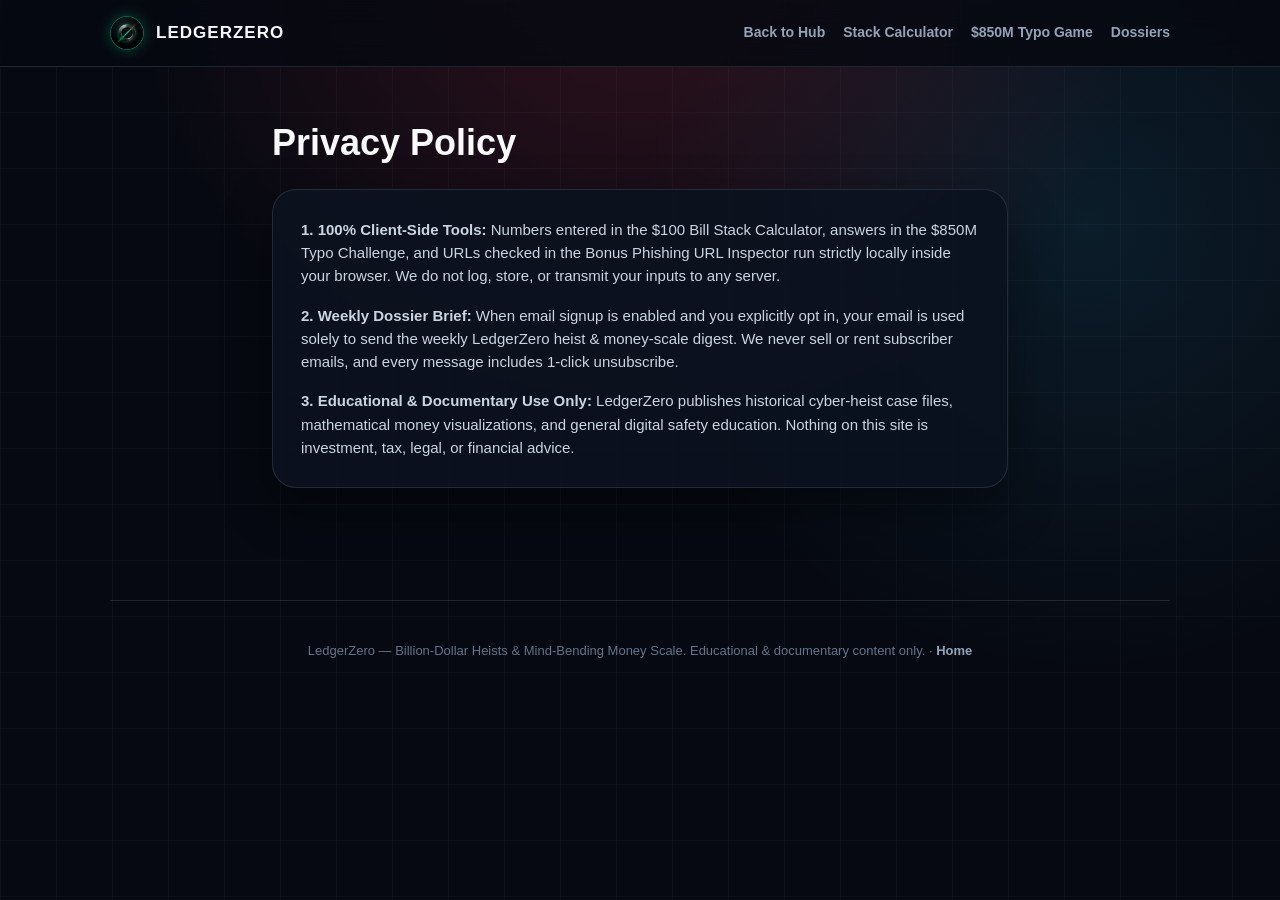
<file: privacy.html>
<!doctype html>
<html lang="en">
  <head>
    <meta charset="UTF-8" />
    <meta name="viewport" content="width=device-width, initial-scale=1.0" />
    <title>Privacy Policy | LedgerZero</title>
    <meta name="description" content="LedgerZero Privacy Policy — 100% client-side calculators, mini-games, URL inspection, zero tracking logs, and transparent email handling." />
    <link rel="icon" type="image/svg+xml" href="./favicon.svg" />
    <link rel="stylesheet" href="./styles.css" />
  </head>
  <body>
    <header class="nav">
      <div class="container nav-inner">
        <a href="./index.html" class="brand">
          <img src="./avatar.png" alt="LedgerZero" class="brand-logo" />
          <span>LEDGERZERO</span>
        </a>
        <nav class="nav-links">
          <a href="./index.html">Back to Hub</a>
          <a href="./index.html#calculator">Stack Calculator</a>
          <a href="./index.html#typo-game">$850M Typo Game</a>
          <a href="./index.html#dossiers">Dossiers</a>
        </nav>
      </div>
    </header>
    <main class="container" style="padding: 48px 22px 80px; max-width: 780px;">
      <h1 style="font-size: 36px; font-weight: 900; margin-bottom: 18px;">Privacy Policy</h1>
      <div class="panel" style="display: flex; flex-direction: column; gap: 16px; color: #cbd5e1; font-size: 15px;">
        <p><strong>1. 100% Client-Side Tools:</strong> Numbers entered in the $100 Bill Stack Calculator, answers in the $850M Typo Challenge, and URLs checked in the Bonus Phishing URL Inspector run strictly locally inside your browser. We do not log, store, or transmit your inputs to any server.</p>
        <p><strong>2. Weekly Dossier Brief:</strong> When email signup is enabled and you explicitly opt in, your email is used solely to send the weekly LedgerZero heist &amp; money-scale digest. We never sell or rent subscriber emails, and every message includes 1-click unsubscribe.</p>
        <p><strong>3. Educational &amp; Documentary Use Only:</strong> LedgerZero publishes historical cyber-heist case files, mathematical money visualizations, and general digital safety education. Nothing on this site is investment, tax, legal, or financial advice.</p>
      </div>
    </main>
    <footer class="footer container">
      <p>LedgerZero — Billion-Dollar Heists &amp; Mind-Bending Money Scale. Educational &amp; documentary content only. · <a href="./index.html" class="footer-link">Home</a></p>
    </footer>
  </body>
</html>
</file>
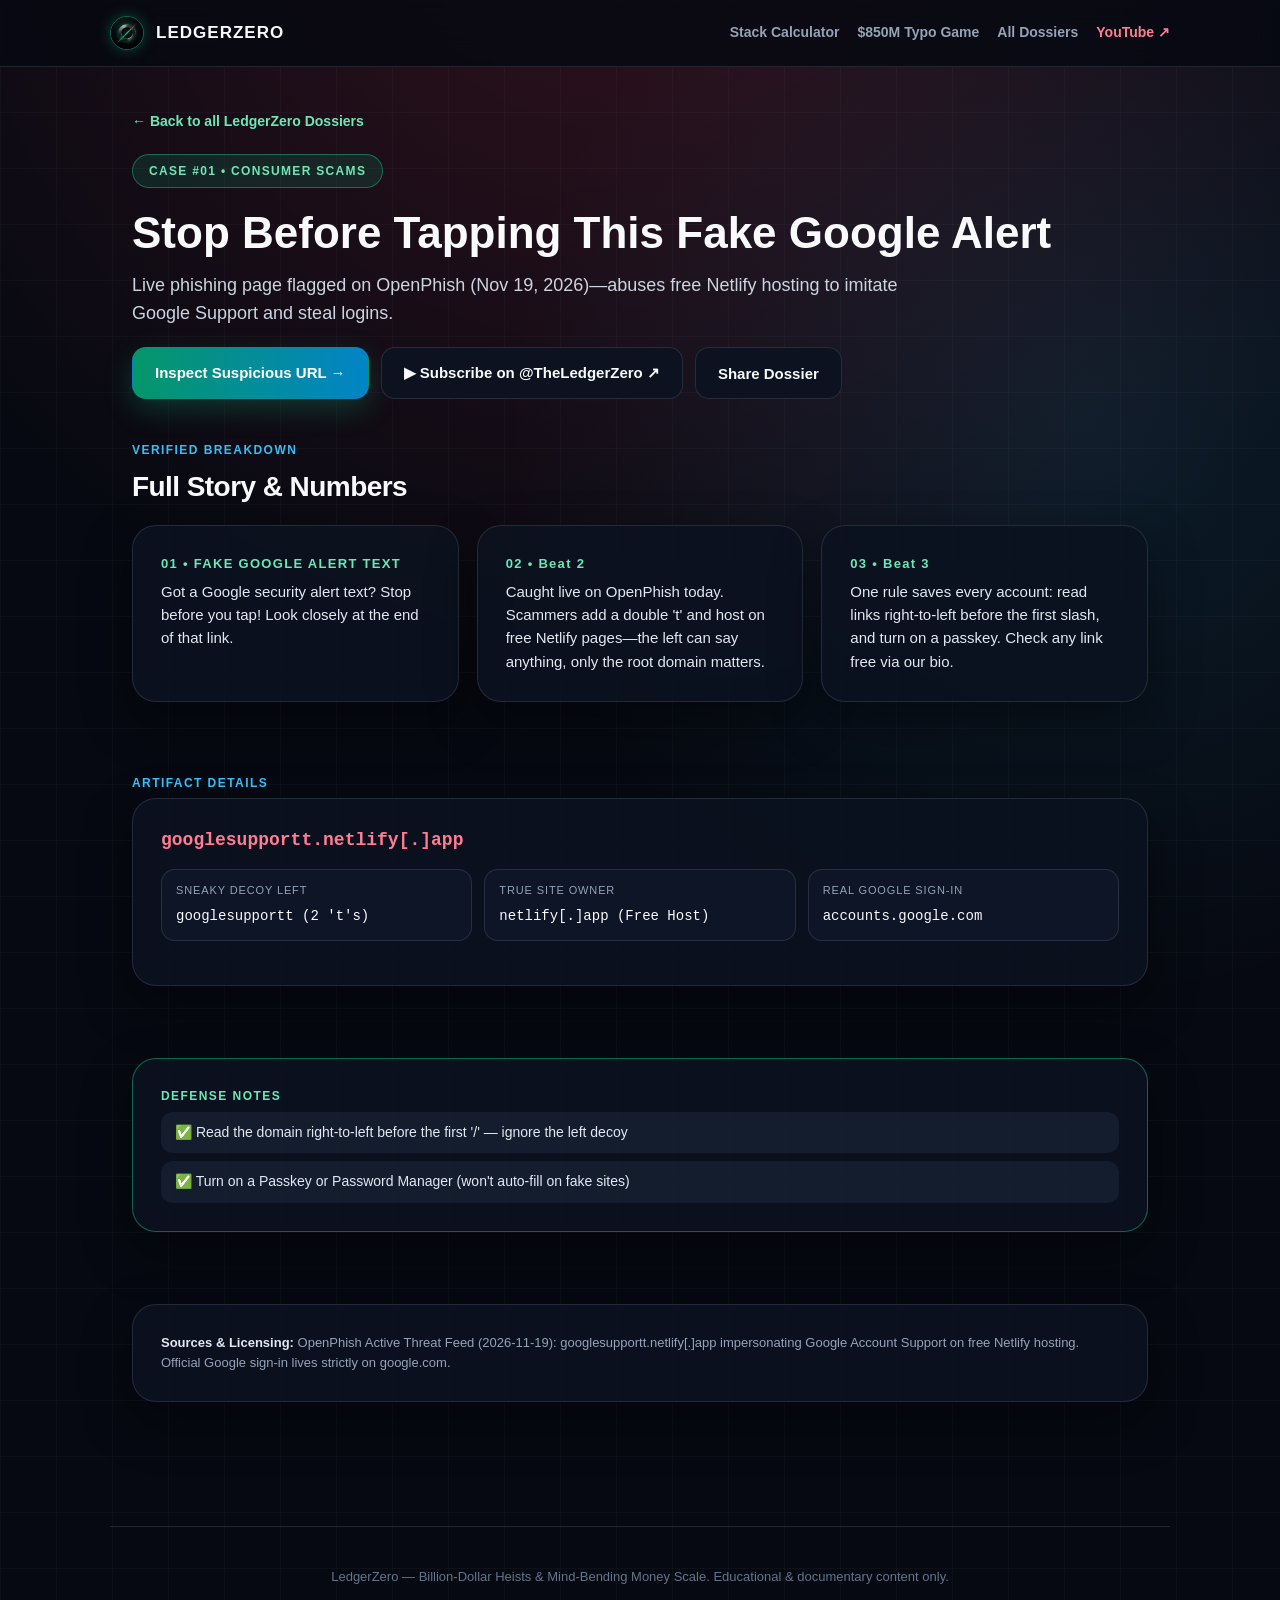
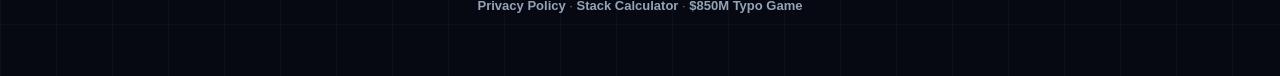
<file: cases/ep01-google-alert-netlify-spoof.html>
<!doctype html>
<html lang="en">
  <head>
    <meta charset="UTF-8" />
    <meta name="viewport" content="width=device-width, initial-scale=1.0" />
    <title>Stop Before Tapping This Fake Google Alert (CASE #01) | LedgerZero</title>
    <meta name="description" content="Live phishing page flagged on OpenPhish (Nov 19, 2026)—abuses free Netlify hosting to imitate Google Support and steal logins." />
    <link rel="icon" type="image/svg+xml" href="../favicon.svg" />
    <link rel="canonical" href="https://pratham1997.github.io/baitcheck-web/cases/ep01-google-alert-netlify-spoof.html" />
    <meta property="og:type" content="article" />
    <meta property="og:site_name" content="LedgerZero" />
    <meta property="og:title" content="Stop Before Tapping This Fake Google Alert | LedgerZero" />
    <meta property="og:description" content="Live phishing page flagged on OpenPhish (Nov 19, 2026)—abuses free Netlify hosting to imitate Google Support and steal logins." />
    <meta property="og:url" content="https://pratham1997.github.io/baitcheck-web/cases/ep01-google-alert-netlify-spoof.html" />
    <meta property="og:image" content="https://pratham1997.github.io/baitcheck-web/og-card.png" />
    <meta name="twitter:card" content="summary_large_image" />
    <meta name="twitter:title" content="Stop Before Tapping This Fake Google Alert | LedgerZero" />
    <meta name="twitter:description" content="Live phishing page flagged on OpenPhish (Nov 19, 2026)—abuses free Netlify hosting to imitate Google Support and steal logins." />
    <meta name="twitter:image" content="https://pratham1997.github.io/baitcheck-web/og-card.png" />
    <link rel="stylesheet" href="../styles.css" />
    <script type="application/ld+json">{"@context":"https://schema.org","@type":"Article","headline":"Stop Before Tapping This Fake Google Alert | LedgerZero","description":"Live phishing page flagged on OpenPhish (Nov 19, 2026)—abuses free Netlify hosting to imitate Google Support and steal logins.","image":"https://pratham1997.github.io/baitcheck-web/og-card.png","author":{"@type":"Organization","name":"LedgerZero"},"publisher":{"@type":"Organization","name":"LedgerZero"},"mainEntityOfPage":"https://pratham1997.github.io/baitcheck-web/cases/ep01-google-alert-netlify-spoof.html"}</script>
  </head>
  <body>
    <header class="nav">
      <div class="container nav-inner">
        <a href="../index.html" class="brand">
          <img src="../avatar.png" alt="LedgerZero" class="brand-logo" />
          <span>LEDGERZERO</span>
        </a>
        <nav class="nav-links" aria-label="Primary">
          <a href="../index.html#calculator">Stack Calculator</a>
          <a href="../index.html#typo-game">$850M Typo Game</a>
          <a href="../index.html#dossiers">All Dossiers</a>
          <a href="https://www.youtube.com/@TheLedgerZero" target="_blank" rel="noopener noreferrer" style="color: #ff7c92; font-weight: 800;">YouTube ↗</a>
        </nav>
      </div>
    </header>

    <main class="container" style="padding-top: 42px; padding-bottom: 56px;">
      <a href="../index.html#dossiers" style="color: #6ee7b7; text-decoration: none; font-weight: 700; font-size: 14px;">
        ← Back to all LedgerZero Dossiers
      </a>

      <div style="margin-top: 20px;">
        <div class="pill pill-lz">CASE #01 • CONSUMER SCAMS</div>
        <h1 style="font-size: clamp(28px, 4vw, 44px); font-weight: 900; line-height: 1.12; margin-bottom: 14px;">
          Stop Before Tapping This Fake Google Alert
        </h1>
        <p style="color: #cbd5e1; font-size: 18px; max-width: 780px;">
          Live phishing page flagged on OpenPhish (Nov 19, 2026)—abuses free Netlify hosting to imitate Google Support and steal logins.
        </p>
        <div style="margin-top: 20px; display: flex; gap: 12px; flex-wrap: wrap;">
          <a href="../index.html#inspector" class="btn btn-primary">Inspect Suspicious URL →</a>
          <a href="https://www.youtube.com/@TheLedgerZero" target="_blank" rel="noopener noreferrer" class="btn btn-secondary">▶ Subscribe on @TheLedgerZero ↗</a>
          <button type="button" id="share-case-btn" class="btn btn-secondary">Share Dossier</button>
        </div>
        <div id="share-case-msg" class="newsletter-msg"></div>
      </div>

      

      <section class="section">
        <div class="section-kicker">VERIFIED BREAKDOWN</div>
        <h2 style="margin-bottom: 16px;">Full Story &amp; Numbers</h2>
        <div class="cards-grid">
          <div class="panel">
            <div style="color:#6ee7b7;font-weight:900;font-size:13px;letter-spacing:0.1em;margin-bottom:6px;">01 • FAKE GOOGLE ALERT TEXT</div>
            <p style="color:#e2e8f0;font-size:15px;">Got a Google security alert text? Stop before you tap! Look closely at the end of that link.</p>
          </div><div class="panel">
            <div style="color:#6ee7b7;font-weight:900;font-size:13px;letter-spacing:0.1em;margin-bottom:6px;">02 • Beat 2</div>
            <p style="color:#e2e8f0;font-size:15px;">Caught live on OpenPhish today. Scammers add a double 't' and host on free Netlify pages—the left can say anything, only the root domain matters.</p>
          </div><div class="panel">
            <div style="color:#6ee7b7;font-weight:900;font-size:13px;letter-spacing:0.1em;margin-bottom:6px;">03 • Beat 3</div>
            <p style="color:#e2e8f0;font-size:15px;">One rule saves every account: read links right-to-left before the first slash, and turn on a passkey. Check any link free via our bio.</p>
          </div>
        </div>
      </section>

      <section class="section">
        <div class="section-kicker">ARTIFACT DETAILS</div>
        <div class="panel">
          <div style="color:#ff7c92;font-family:ui-monospace,monospace;font-weight:800;font-size:18px;margin-bottom:14px;">
            googlesupportt.netlify[.]app
          </div>
          <div class="domain-grid">
            <div class="domain-box"><small>Sneaky Decoy Left</small><code>googlesupportt (2 't's)</code></div><div class="domain-box"><small>True Site Owner</small><code>netlify[.]app (Free Host)</code></div><div class="domain-box"><small>Real Google Sign-In</small><code>accounts.google.com</code></div>
          </div>
        </div>
      </section>

      <section class="section">
        <div class="panel" style="border-color: rgba(16,185,129,0.5);">
          <div class="section-kicker" style="color:#6ee7b7;">DEFENSE NOTES</div>
          <ul class="flags-list"><li>✅ Read the domain right-to-left before the first '/' — ignore the left decoy</li><li>✅ Turn on a Passkey or Password Manager (won't auto-fill on fake sites)</li></ul>
        </div>
      </section>

      <section class="section">
        <div class="panel" style="color:#94a3b8;font-size:13px;">
          <strong style="color:#e2e8f0;">Sources &amp; Licensing:</strong> OpenPhish Active Threat Feed (2026-11-19): googlesupportt.netlify[.]app impersonating Google Account Support on free Netlify hosting. Official Google sign-in lives strictly on google.com.
        </div>
      </section>
    </main>

    <footer class="footer container">
      <p>LedgerZero — Billion-Dollar Heists &amp; Mind-Bending Money Scale. Educational &amp; documentary content only.</p>
      <p style="margin-top: 8px;">
        <a href="../privacy.html" class="footer-link">Privacy Policy</a> ·
        <a href="../index.html#calculator" class="footer-link">Stack Calculator</a> ·
        <a href="../index.html#typo-game" class="footer-link">$850M Typo Game</a>
      </p>
    </footer>

    <script>
      (function () {
        var shareBtn = document.getElementById('share-case-btn');
        var shareMsg = document.getElementById('share-case-msg');
        if (shareBtn) {
          shareBtn.addEventListener('click', async function () {
            var shareData = { title: document.title, text: 'Check out this LedgerZero dossier:', url: window.location.href };
            if (navigator.share) {
              try { await navigator.share(shareData); return; } catch (e) {}
            }
            try {
              await navigator.clipboard.writeText(shareData.text + ' ' + shareData.url);
              if (shareMsg) shareMsg.textContent = 'Link copied!';
            } catch (e) {}
          });
        }
      })();
    </script>
  </body>
</html>
</file>
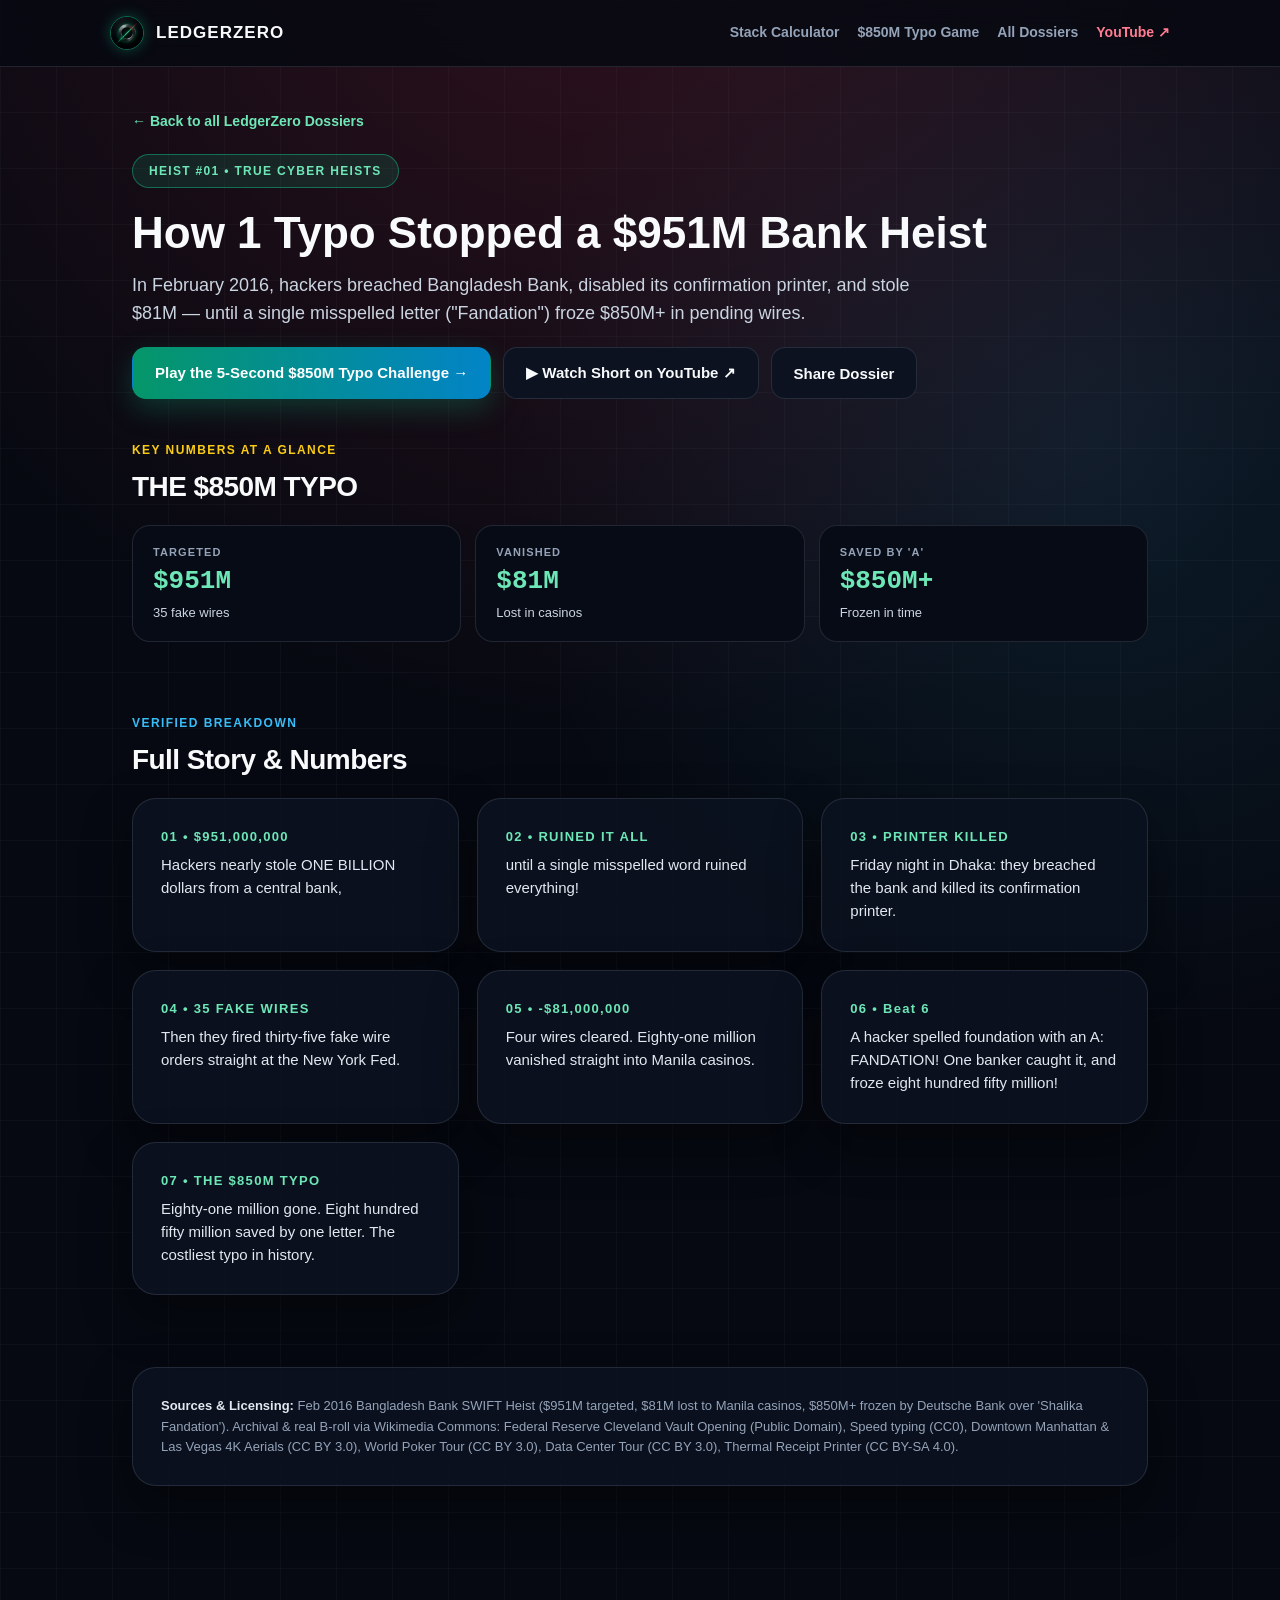
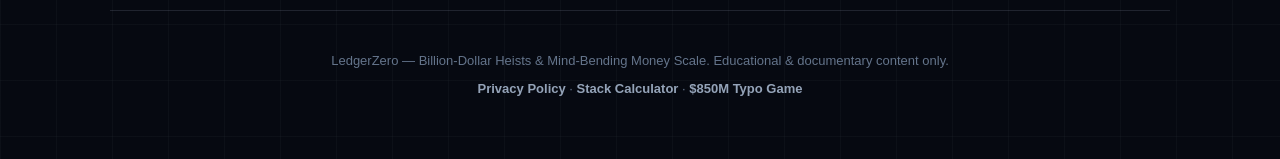
<file: cases/heist01-billion-dollar-typo.html>
<!doctype html>
<html lang="en">
  <head>
    <meta charset="UTF-8" />
    <meta name="viewport" content="width=device-width, initial-scale=1.0" />
    <title>How 1 Typo Stopped a $951M Bank Heist (HEIST #01) | LedgerZero</title>
    <meta name="description" content="In February 2016, hackers breached Bangladesh Bank, disabled its confirmation printer, and stole $81M — until a single misspelled letter (&quot;Fandation&quot;) froze $" />
    <link rel="icon" type="image/svg+xml" href="../favicon.svg" />
    <link rel="canonical" href="https://pratham1997.github.io/baitcheck-web/cases/heist01-billion-dollar-typo.html" />
    <meta property="og:type" content="article" />
    <meta property="og:site_name" content="LedgerZero" />
    <meta property="og:title" content="How 1 Typo Stopped a $951M Bank Heist | LedgerZero" />
    <meta property="og:description" content="In February 2016, hackers breached Bangladesh Bank, disabled its confirmation printer, and stole $81M — until a single misspelled letter (&quot;Fandation&quot;) froze $" />
    <meta property="og:url" content="https://pratham1997.github.io/baitcheck-web/cases/heist01-billion-dollar-typo.html" />
    <meta property="og:image" content="https://pratham1997.github.io/baitcheck-web/og-card.png" />
    <meta name="twitter:card" content="summary_large_image" />
    <meta name="twitter:title" content="How 1 Typo Stopped a $951M Bank Heist | LedgerZero" />
    <meta name="twitter:description" content="In February 2016, hackers breached Bangladesh Bank, disabled its confirmation printer, and stole $81M — until a single misspelled letter (&quot;Fandation&quot;) froze $" />
    <meta name="twitter:image" content="https://pratham1997.github.io/baitcheck-web/og-card.png" />
    <link rel="stylesheet" href="../styles.css" />
    <script type="application/ld+json">{"@context":"https://schema.org","@type":"Article","headline":"How 1 Typo Stopped a $951M Bank Heist | LedgerZero","description":"In February 2016, hackers breached Bangladesh Bank, disabled its confirmation printer, and stole $81M — until a single misspelled letter (\"Fandation\") froze $","image":"https://pratham1997.github.io/baitcheck-web/og-card.png","author":{"@type":"Organization","name":"LedgerZero"},"publisher":{"@type":"Organization","name":"LedgerZero"},"mainEntityOfPage":"https://pratham1997.github.io/baitcheck-web/cases/heist01-billion-dollar-typo.html"}</script>
  </head>
  <body>
    <header class="nav">
      <div class="container nav-inner">
        <a href="../index.html" class="brand">
          <img src="../avatar.png" alt="LedgerZero" class="brand-logo" />
          <span>LEDGERZERO</span>
        </a>
        <nav class="nav-links" aria-label="Primary">
          <a href="../index.html#calculator">Stack Calculator</a>
          <a href="../index.html#typo-game">$850M Typo Game</a>
          <a href="../index.html#dossiers">All Dossiers</a>
          <a href="https://www.youtube.com/@TheLedgerZero" target="_blank" rel="noopener noreferrer" style="color: #ff7c92; font-weight: 800;">YouTube ↗</a>
        </nav>
      </div>
    </header>

    <main class="container" style="padding-top: 42px; padding-bottom: 56px;">
      <a href="../index.html#dossiers" style="color: #6ee7b7; text-decoration: none; font-weight: 700; font-size: 14px;">
        ← Back to all LedgerZero Dossiers
      </a>

      <div style="margin-top: 20px;">
        <div class="pill pill-lz">HEIST #01 • TRUE CYBER HEISTS</div>
        <h1 style="font-size: clamp(28px, 4vw, 44px); font-weight: 900; line-height: 1.12; margin-bottom: 14px;">
          How 1 Typo Stopped a $951M Bank Heist
        </h1>
        <p style="color: #cbd5e1; font-size: 18px; max-width: 780px;">
          In February 2016, hackers breached Bangladesh Bank, disabled its confirmation printer, and stole $81M — until a single misspelled letter (&quot;Fandation&quot;) froze $850M+ in pending wires.
        </p>
        <div style="margin-top: 20px; display: flex; gap: 12px; flex-wrap: wrap;">
          <a href="../index.html#typo-game" class="btn btn-primary">Play the 5-Second $850M Typo Challenge →</a>
          <a href="https://youtube.com/shorts/mZh-EommJOA" target="_blank" rel="noopener noreferrer" class="btn btn-secondary">▶ Watch Short on YouTube ↗</a>
          <button type="button" id="share-case-btn" class="btn btn-secondary">Share Dossier</button>
        </div>
        <div id="share-case-msg" class="newsletter-msg"></div>
      </div>

      <section class="section">
        <div class="section-kicker" style="color: #facc15;">KEY NUMBERS AT A GLANCE</div>
        <h2 style="margin-bottom: 16px;">THE $850M TYPO</h2>
        <div class="calc-stats-grid">
          <div class="calc-stat-card">
            <small>TARGETED</small>
            <div class="calc-big-val">$951M</div>
            <div class="calc-sub-val">35 fake wires</div>
          </div><div class="calc-stat-card">
            <small>VANISHED</small>
            <div class="calc-big-val">$81M</div>
            <div class="calc-sub-val">Lost in casinos</div>
          </div><div class="calc-stat-card">
            <small>SAVED BY 'A'</small>
            <div class="calc-big-val">$850M+</div>
            <div class="calc-sub-val">Frozen in time</div>
          </div>
        </div>
      </section>

      <section class="section">
        <div class="section-kicker">VERIFIED BREAKDOWN</div>
        <h2 style="margin-bottom: 16px;">Full Story &amp; Numbers</h2>
        <div class="cards-grid">
          <div class="panel">
            <div style="color:#6ee7b7;font-weight:900;font-size:13px;letter-spacing:0.1em;margin-bottom:6px;">01 • $951,000,000</div>
            <p style="color:#e2e8f0;font-size:15px;">Hackers nearly stole ONE BILLION dollars from a central bank,</p>
          </div><div class="panel">
            <div style="color:#6ee7b7;font-weight:900;font-size:13px;letter-spacing:0.1em;margin-bottom:6px;">02 • RUINED IT ALL</div>
            <p style="color:#e2e8f0;font-size:15px;">until a single misspelled word ruined everything!</p>
          </div><div class="panel">
            <div style="color:#6ee7b7;font-weight:900;font-size:13px;letter-spacing:0.1em;margin-bottom:6px;">03 • PRINTER KILLED</div>
            <p style="color:#e2e8f0;font-size:15px;">Friday night in Dhaka: they breached the bank and killed its confirmation printer.</p>
          </div><div class="panel">
            <div style="color:#6ee7b7;font-weight:900;font-size:13px;letter-spacing:0.1em;margin-bottom:6px;">04 • 35 FAKE WIRES</div>
            <p style="color:#e2e8f0;font-size:15px;">Then they fired thirty-five fake wire orders straight at the New York Fed.</p>
          </div><div class="panel">
            <div style="color:#6ee7b7;font-weight:900;font-size:13px;letter-spacing:0.1em;margin-bottom:6px;">05 • -$81,000,000</div>
            <p style="color:#e2e8f0;font-size:15px;">Four wires cleared. Eighty-one million vanished straight into Manila casinos.</p>
          </div><div class="panel">
            <div style="color:#6ee7b7;font-weight:900;font-size:13px;letter-spacing:0.1em;margin-bottom:6px;">06 • Beat 6</div>
            <p style="color:#e2e8f0;font-size:15px;">A hacker spelled foundation with an A: FANDATION! One banker caught it, and froze eight hundred fifty million!</p>
          </div><div class="panel">
            <div style="color:#6ee7b7;font-weight:900;font-size:13px;letter-spacing:0.1em;margin-bottom:6px;">07 • THE $850M TYPO</div>
            <p style="color:#e2e8f0;font-size:15px;">Eighty-one million gone. Eight hundred fifty million saved by one letter. The costliest typo in history.</p>
          </div>
        </div>
      </section>

      

      

      <section class="section">
        <div class="panel" style="color:#94a3b8;font-size:13px;">
          <strong style="color:#e2e8f0;">Sources &amp; Licensing:</strong> Feb 2016 Bangladesh Bank SWIFT Heist ($951M targeted, $81M lost to Manila casinos, $850M+ frozen by Deutsche Bank over 'Shalika Fandation'). Archival &amp; real B-roll via Wikimedia Commons: Federal Reserve Cleveland Vault Opening (Public Domain), Speed typing (CC0), Downtown Manhattan &amp; Las Vegas 4K Aerials (CC BY 3.0), World Poker Tour (CC BY 3.0), Data Center Tour (CC BY 3.0), Thermal Receipt Printer (CC BY-SA 4.0).
        </div>
      </section>
    </main>

    <footer class="footer container">
      <p>LedgerZero — Billion-Dollar Heists &amp; Mind-Bending Money Scale. Educational &amp; documentary content only.</p>
      <p style="margin-top: 8px;">
        <a href="../privacy.html" class="footer-link">Privacy Policy</a> ·
        <a href="../index.html#calculator" class="footer-link">Stack Calculator</a> ·
        <a href="../index.html#typo-game" class="footer-link">$850M Typo Game</a>
      </p>
    </footer>

    <script>
      (function () {
        var shareBtn = document.getElementById('share-case-btn');
        var shareMsg = document.getElementById('share-case-msg');
        if (shareBtn) {
          shareBtn.addEventListener('click', async function () {
            var shareData = { title: document.title, text: 'Check out this LedgerZero dossier:', url: window.location.href };
            if (navigator.share) {
              try { await navigator.share(shareData); return; } catch (e) {}
            }
            try {
              await navigator.clipboard.writeText(shareData.text + ' ' + shareData.url);
              if (shareMsg) shareMsg.textContent = 'Link copied!';
            } catch (e) {}
          });
        }
      })();
    </script>
  </body>
</html>
</file>
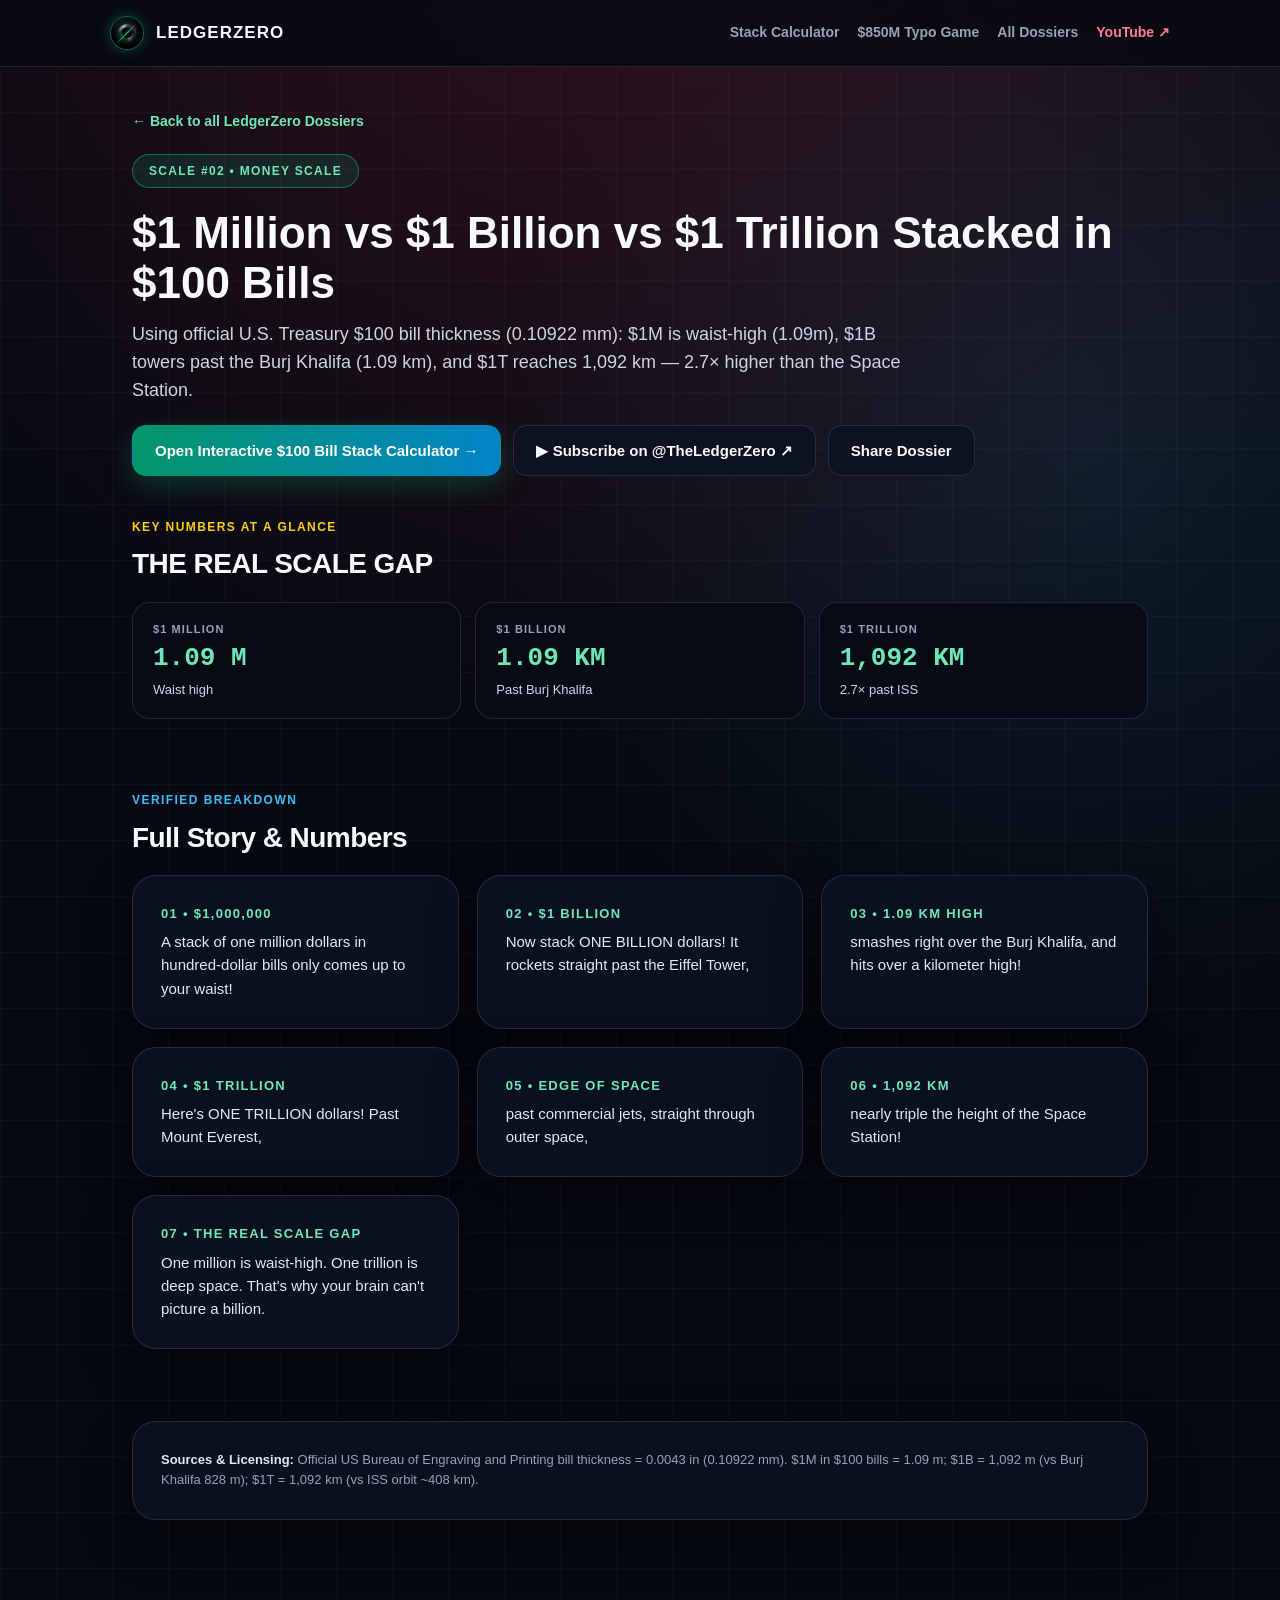
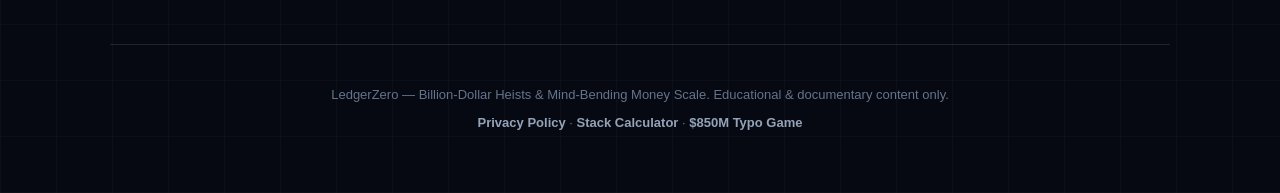
<file: cases/scale02-money-stack-to-space.html>
<!doctype html>
<html lang="en">
  <head>
    <meta charset="UTF-8" />
    <meta name="viewport" content="width=device-width, initial-scale=1.0" />
    <title>$1 Million vs $1 Billion vs $1 Trillion Stacked in $100 Bills (SCALE #02) | LedgerZero</title>
    <meta name="description" content="Using official U.S. Treasury $100 bill thickness (0.10922 mm): $1M is waist-high (1.09m), $1B towers past the Burj Khalifa (1.09 km), and $1T reaches 1,092 km" />
    <link rel="icon" type="image/svg+xml" href="../favicon.svg" />
    <link rel="canonical" href="https://pratham1997.github.io/baitcheck-web/cases/scale02-money-stack-to-space.html" />
    <meta property="og:type" content="article" />
    <meta property="og:site_name" content="LedgerZero" />
    <meta property="og:title" content="$1 Million vs $1 Billion vs $1 Trillion Stacked in $100 Bills | LedgerZero" />
    <meta property="og:description" content="Using official U.S. Treasury $100 bill thickness (0.10922 mm): $1M is waist-high (1.09m), $1B towers past the Burj Khalifa (1.09 km), and $1T reaches 1,092 km" />
    <meta property="og:url" content="https://pratham1997.github.io/baitcheck-web/cases/scale02-money-stack-to-space.html" />
    <meta property="og:image" content="https://pratham1997.github.io/baitcheck-web/og-card.png" />
    <meta name="twitter:card" content="summary_large_image" />
    <meta name="twitter:title" content="$1 Million vs $1 Billion vs $1 Trillion Stacked in $100 Bills | LedgerZero" />
    <meta name="twitter:description" content="Using official U.S. Treasury $100 bill thickness (0.10922 mm): $1M is waist-high (1.09m), $1B towers past the Burj Khalifa (1.09 km), and $1T reaches 1,092 km" />
    <meta name="twitter:image" content="https://pratham1997.github.io/baitcheck-web/og-card.png" />
    <link rel="stylesheet" href="../styles.css" />
    <script type="application/ld+json">{"@context":"https://schema.org","@type":"Article","headline":"$1 Million vs $1 Billion vs $1 Trillion Stacked in $100 Bills | LedgerZero","description":"Using official U.S. Treasury $100 bill thickness (0.10922 mm): $1M is waist-high (1.09m), $1B towers past the Burj Khalifa (1.09 km), and $1T reaches 1,092 km","image":"https://pratham1997.github.io/baitcheck-web/og-card.png","author":{"@type":"Organization","name":"LedgerZero"},"publisher":{"@type":"Organization","name":"LedgerZero"},"mainEntityOfPage":"https://pratham1997.github.io/baitcheck-web/cases/scale02-money-stack-to-space.html"}</script>
  </head>
  <body>
    <header class="nav">
      <div class="container nav-inner">
        <a href="../index.html" class="brand">
          <img src="../avatar.png" alt="LedgerZero" class="brand-logo" />
          <span>LEDGERZERO</span>
        </a>
        <nav class="nav-links" aria-label="Primary">
          <a href="../index.html#calculator">Stack Calculator</a>
          <a href="../index.html#typo-game">$850M Typo Game</a>
          <a href="../index.html#dossiers">All Dossiers</a>
          <a href="https://www.youtube.com/@TheLedgerZero" target="_blank" rel="noopener noreferrer" style="color: #ff7c92; font-weight: 800;">YouTube ↗</a>
        </nav>
      </div>
    </header>

    <main class="container" style="padding-top: 42px; padding-bottom: 56px;">
      <a href="../index.html#dossiers" style="color: #6ee7b7; text-decoration: none; font-weight: 700; font-size: 14px;">
        ← Back to all LedgerZero Dossiers
      </a>

      <div style="margin-top: 20px;">
        <div class="pill pill-lz">SCALE #02 • MONEY SCALE</div>
        <h1 style="font-size: clamp(28px, 4vw, 44px); font-weight: 900; line-height: 1.12; margin-bottom: 14px;">
          $1 Million vs $1 Billion vs $1 Trillion Stacked in $100 Bills
        </h1>
        <p style="color: #cbd5e1; font-size: 18px; max-width: 780px;">
          Using official U.S. Treasury $100 bill thickness (0.10922 mm): $1M is waist-high (1.09m), $1B towers past the Burj Khalifa (1.09 km), and $1T reaches 1,092 km — 2.7× higher than the Space Station.
        </p>
        <div style="margin-top: 20px; display: flex; gap: 12px; flex-wrap: wrap;">
          <a href="../index.html?amount=1000000000000#calculator" class="btn btn-primary">Open Interactive $100 Bill Stack Calculator →</a>
          <a href="https://www.youtube.com/@TheLedgerZero" target="_blank" rel="noopener noreferrer" class="btn btn-secondary">▶ Subscribe on @TheLedgerZero ↗</a>
          <button type="button" id="share-case-btn" class="btn btn-secondary">Share Dossier</button>
        </div>
        <div id="share-case-msg" class="newsletter-msg"></div>
      </div>

      <section class="section">
        <div class="section-kicker" style="color: #facc15;">KEY NUMBERS AT A GLANCE</div>
        <h2 style="margin-bottom: 16px;">THE REAL SCALE GAP</h2>
        <div class="calc-stats-grid">
          <div class="calc-stat-card">
            <small>$1 MILLION</small>
            <div class="calc-big-val">1.09 M</div>
            <div class="calc-sub-val">Waist high</div>
          </div><div class="calc-stat-card">
            <small>$1 BILLION</small>
            <div class="calc-big-val">1.09 KM</div>
            <div class="calc-sub-val">Past Burj Khalifa</div>
          </div><div class="calc-stat-card">
            <small>$1 TRILLION</small>
            <div class="calc-big-val">1,092 KM</div>
            <div class="calc-sub-val">2.7× past ISS</div>
          </div>
        </div>
      </section>

      <section class="section">
        <div class="section-kicker">VERIFIED BREAKDOWN</div>
        <h2 style="margin-bottom: 16px;">Full Story &amp; Numbers</h2>
        <div class="cards-grid">
          <div class="panel">
            <div style="color:#6ee7b7;font-weight:900;font-size:13px;letter-spacing:0.1em;margin-bottom:6px;">01 • $1,000,000</div>
            <p style="color:#e2e8f0;font-size:15px;">A stack of one million dollars in hundred-dollar bills only comes up to your waist!</p>
          </div><div class="panel">
            <div style="color:#6ee7b7;font-weight:900;font-size:13px;letter-spacing:0.1em;margin-bottom:6px;">02 • $1 BILLION</div>
            <p style="color:#e2e8f0;font-size:15px;">Now stack ONE BILLION dollars! It rockets straight past the Eiffel Tower,</p>
          </div><div class="panel">
            <div style="color:#6ee7b7;font-weight:900;font-size:13px;letter-spacing:0.1em;margin-bottom:6px;">03 • 1.09 KM HIGH</div>
            <p style="color:#e2e8f0;font-size:15px;">smashes right over the Burj Khalifa, and hits over a kilometer high!</p>
          </div><div class="panel">
            <div style="color:#6ee7b7;font-weight:900;font-size:13px;letter-spacing:0.1em;margin-bottom:6px;">04 • $1 TRILLION</div>
            <p style="color:#e2e8f0;font-size:15px;">Here's ONE TRILLION dollars! Past Mount Everest,</p>
          </div><div class="panel">
            <div style="color:#6ee7b7;font-weight:900;font-size:13px;letter-spacing:0.1em;margin-bottom:6px;">05 • EDGE OF SPACE</div>
            <p style="color:#e2e8f0;font-size:15px;">past commercial jets, straight through outer space,</p>
          </div><div class="panel">
            <div style="color:#6ee7b7;font-weight:900;font-size:13px;letter-spacing:0.1em;margin-bottom:6px;">06 • 1,092 KM</div>
            <p style="color:#e2e8f0;font-size:15px;">nearly triple the height of the Space Station!</p>
          </div><div class="panel">
            <div style="color:#6ee7b7;font-weight:900;font-size:13px;letter-spacing:0.1em;margin-bottom:6px;">07 • THE REAL SCALE GAP</div>
            <p style="color:#e2e8f0;font-size:15px;">One million is waist-high. One trillion is deep space. That's why your brain can't picture a billion.</p>
          </div>
        </div>
      </section>

      

      

      <section class="section">
        <div class="panel" style="color:#94a3b8;font-size:13px;">
          <strong style="color:#e2e8f0;">Sources &amp; Licensing:</strong> Official US Bureau of Engraving and Printing bill thickness = 0.0043 in (0.10922 mm). $1M in $100 bills = 1.09 m; $1B = 1,092 m (vs Burj Khalifa 828 m); $1T = 1,092 km (vs ISS orbit ~408 km).
        </div>
      </section>
    </main>

    <footer class="footer container">
      <p>LedgerZero — Billion-Dollar Heists &amp; Mind-Bending Money Scale. Educational &amp; documentary content only.</p>
      <p style="margin-top: 8px;">
        <a href="../privacy.html" class="footer-link">Privacy Policy</a> ·
        <a href="../index.html#calculator" class="footer-link">Stack Calculator</a> ·
        <a href="../index.html#typo-game" class="footer-link">$850M Typo Game</a>
      </p>
    </footer>

    <script>
      (function () {
        var shareBtn = document.getElementById('share-case-btn');
        var shareMsg = document.getElementById('share-case-msg');
        if (shareBtn) {
          shareBtn.addEventListener('click', async function () {
            var shareData = { title: document.title, text: 'Check out this LedgerZero dossier:', url: window.location.href };
            if (navigator.share) {
              try { await navigator.share(shareData); return; } catch (e) {}
            }
            try {
              await navigator.clipboard.writeText(shareData.text + ' ' + shareData.url);
              if (shareMsg) shareMsg.textContent = 'Link copied!';
            } catch (e) {}
          });
        }
      })();
    </script>
  </body>
</html>
</file>
<file: styles.css>
:root {
  --bg: #060911;
  --surface: #0c1220;
  --surface-2: #11192c;
  --border: rgba(148, 163, 184, 0.18);
  --text: #f8fafc;
  --muted: #94a3b8;
  --danger: #ff3b5c;
  --danger-bg: rgba(255, 59, 92, 0.14);
  --cyan: #38bdf8;
  --cyan-bg: rgba(56, 189, 248, 0.14);
  --emerald: #10b981;
  --emerald-bg: rgba(16, 185, 129, 0.14);
  --amber: #fbbf24;
  --amber-bg: rgba(251, 191, 36, 0.14);
}

* {
  box-sizing: border-box;
  margin: 0;
  padding: 0;
}

html {
  scroll-behavior: smooth;
}

body {
  font-family: Inter, -apple-system, BlinkMacSystemFont, 'Segoe UI', Roboto, sans-serif;
  background-color: var(--bg);
  color: var(--text);
  line-height: 1.55;
  min-height: 100vh;
  background-image:
    radial-gradient(circle at 50% -10%, rgba(255, 59, 92, 0.18), transparent 45%),
    radial-gradient(circle at 85% 25%, rgba(56, 189, 248, 0.11), transparent 35%),
    linear-gradient(to right, rgba(148, 163, 184, 0.045) 1px, transparent 1px),
    linear-gradient(to bottom, rgba(148, 163, 184, 0.045) 1px, transparent 1px);
  background-size: 100% 100%, 100% 100%, 56px 56px, 56px 56px;
}

.container {
  max-width: 1060px;
  margin: 0 auto;
  padding: 0 22px;
}

/* Header */
.nav {
  position: sticky;
  top: 0;
  z-index: 30;
  backdrop-filter: blur(14px);
  background: rgba(6, 9, 17, 0.84);
  border-bottom: 1px solid var(--border);
}

.nav-inner {
  display: flex;
  align-items: center;
  justify-content: space-between;
  padding: 16px 0;
  gap: 16px;
}

.brand {
  display: flex;
  align-items: center;
  gap: 12px;
  font-weight: 900;
  font-size: 17px;
  letter-spacing: 0.06em;
  text-transform: uppercase;
  text-decoration: none;
  color: var(--text);
}

.rec-dot {
  width: 10px;
  height: 10px;
  border-radius: 50%;
  background: var(--danger);
  box-shadow: 0 0 12px var(--danger);
}

.nav-links {
  display: flex;
  gap: 18px;
  align-items: center;
  flex-wrap: nowrap;
  overflow-x: auto;
  scrollbar-width: none;
  -webkit-overflow-scrolling: touch;
}

.nav-links::-webkit-scrollbar {
  display: none;
}

.nav-links a {
  color: var(--muted);
  text-decoration: none;
  font-size: 14px;
  font-weight: 600;
  white-space: nowrap;
  transition: color 0.15s ease;
}

.nav-links a:hover {
  color: var(--text);
}

.hero-emblem {
  display: inline-flex;
  align-items: center;
  justify-content: center;
  margin-bottom: 14px;
  filter: drop-shadow(0 8px 24px rgba(56, 189, 248, 0.28));
}

.footer-link {
  color: #94a3b8;
  text-decoration: none;
  font-weight: 600;
}

.footer-link:hover {
  color: var(--cyan);
}

.quiz-option-btn {
  text-align: left;
  width: 100%;
  background: rgba(12, 18, 32, 0.92);
  border: 2px solid var(--border);
  border-radius: 20px;
  padding: 20px 22px;
  color: var(--text);
  cursor: pointer;
  display: flex;
  flex-direction: column;
  gap: 8px;
  transition: border-color 0.15s ease, transform 0.12s ease, background 0.15s ease;
}

.quiz-option-btn:hover {
  border-color: rgba(56, 189, 248, 0.6);
  transform: translateY(-1px);
}

.quiz-option-btn.quiz-scam {
  border-color: rgba(255, 59, 92, 0.85);
  background: rgba(42, 12, 22, 0.9);
}

.quiz-option-btn.quiz-legit {
  border-color: rgba(16, 185, 129, 0.75);
  background: rgba(10, 26, 22, 0.86);
}

/* Hero */
.hero {
  padding: 64px 0 42px;
  text-align: center;
}

.pill {
  display: inline-flex;
  align-items: center;
  gap: 8px;
  padding: 7px 16px;
  border-radius: 999px;
  font-size: 12px;
  font-weight: 800;
  letter-spacing: 0.11em;
  text-transform: uppercase;
  border: 1px solid rgba(255, 59, 92, 0.5);
  background: var(--danger-bg);
  color: #ff7c92;
  margin-bottom: 20px;
}

.hero h1 {
  font-size: clamp(32px, 5vw, 54px);
  font-weight: 900;
  line-height: 1.08;
  letter-spacing: -0.03em;
  max-width: 820px;
  margin: 0 auto 18px;
}

.hero h1 span {
  color: var(--danger);
}

.hero p {
  font-size: 18px;
  color: var(--muted);
  max-width: 670px;
  margin: 0 auto 28px;
}

.hero-actions {
  display: flex;
  justify-content: center;
  gap: 14px;
  flex-wrap: wrap;
}

.btn {
  display: inline-flex;
  align-items: center;
  justify-content: center;
  gap: 8px;
  padding: 13px 22px;
  border-radius: 14px;
  font-size: 15px;
  font-weight: 700;
  text-decoration: none;
  border: 1px solid transparent;
  cursor: pointer;
  transition: transform 0.12s ease, opacity 0.15s ease, border-color 0.15s ease;
}

.btn:hover {
  transform: translateY(-1px);
}

.btn-primary {
  background: linear-gradient(90deg, #059669 0%, #0284c7 100%);
  color: #fff;
  box-shadow: 0 10px 28px rgba(16, 185, 129, 0.25);
}

.btn-secondary {
  background: var(--surface);
  color: var(--text);
  border-color: var(--border);
}

.btn-secondary:hover {
  border-color: rgba(56, 189, 248, 0.55);
}

/* Sections */
.section {
  padding: 36px 0;
}

.section-header {
  display: flex;
  align-items: flex-end;
  justify-content: space-between;
  gap: 16px;
  margin-bottom: 22px;
  flex-wrap: wrap;
}

.section-kicker {
  color: var(--cyan);
  font-size: 12px;
  font-weight: 800;
  letter-spacing: 0.12em;
  text-transform: uppercase;
  margin-bottom: 6px;
}

.section h2 {
  font-size: 28px;
  font-weight: 900;
  letter-spacing: -0.02em;
}

.section-sub {
  color: var(--muted);
  font-size: 15px;
  margin-top: 6px;
}

.panel {
  background: rgba(12, 18, 32, 0.9);
  border: 1px solid var(--border);
  border-radius: 24px;
  padding: 28px;
  box-shadow: 0 20px 50px rgba(0, 0, 0, 0.4);
}

/* URL Inspector */
.url-form {
  display: flex;
  gap: 12px;
  flex-wrap: wrap;
}

.url-input {
  flex: 1;
  min-width: 240px;
  background: #060911;
  color: var(--text);
  border: 1px solid rgba(148, 163, 184, 0.28);
  border-radius: 14px;
  padding: 14px 18px;
  font-size: 15px;
  font-family: ui-monospace, SFMono-Regular, Menlo, monospace;
}

.url-input:focus {
  outline: none;
  border-color: var(--cyan);
}

.sample-row {
  display: flex;
  gap: 10px;
  flex-wrap: wrap;
  margin-top: 14px;
  align-items: center;
}

.sample-label {
  font-size: 13px;
  color: var(--muted);
  font-weight: 600;
}

.chip {
  background: rgba(30, 41, 59, 0.75);
  color: #cbd5e1;
  border: 1px solid var(--border);
  border-radius: 999px;
  padding: 6px 13px;
  font-size: 12px;
  font-weight: 700;
  cursor: pointer;
}

.chip:hover {
  border-color: var(--cyan);
  color: #fff;
}

.url-result {
  margin-top: 22px;
  border-radius: 18px;
  padding: 20px;
  border: 1px solid var(--border);
  background: #080d19;
  display: none;
}

.url-result.visible {
  display: block;
}

.verdict-row {
  display: flex;
  align-items: center;
  justify-content: space-between;
  gap: 12px;
  flex-wrap: wrap;
  margin-bottom: 16px;
}

.verdict-badge {
  display: inline-flex;
  align-items: center;
  gap: 8px;
  padding: 6px 14px;
  border-radius: 999px;
  font-size: 13px;
  font-weight: 800;
  letter-spacing: 0.08em;
}

.verdict-high {
  background: var(--danger-bg);
  color: #ff7c92;
  border: 1px solid rgba(255, 59, 92, 0.55);
}

.verdict-medium {
  background: var(--amber-bg);
  color: #fcd34d;
  border: 1px solid rgba(251, 191, 36, 0.55);
}

.verdict-low {
  background: var(--emerald-bg);
  color: #6ee7b7;
  border: 1px solid rgba(16, 185, 129, 0.55);
}

.domain-grid {
  display: grid;
  grid-template-columns: repeat(auto-fit, minmax(210px, 1fr));
  gap: 12px;
  margin-bottom: 16px;
}

.domain-box {
  background: rgba(15, 23, 42, 0.85);
  border: 1px solid var(--border);
  border-radius: 14px;
  padding: 12px 14px;
}

.domain-box small {
  display: block;
  font-size: 11px;
  color: var(--muted);
  text-transform: uppercase;
  letter-spacing: 0.08em;
  margin-bottom: 4px;
}

.domain-box code {
  font-family: ui-monospace, SFMono-Regular, Menlo, monospace;
  font-size: 14px;
  color: var(--text);
  word-break: break-all;
}

.flags-list {
  list-style: none;
  display: flex;
  flex-direction: column;
  gap: 8px;
}

.flags-list li {
  font-size: 14px;
  color: #e2e8f0;
  padding: 10px 14px;
  border-radius: 12px;
  background: rgba(30, 41, 59, 0.55);
}

/* Checklist */
.progress-bar-wrap {
  display: flex;
  align-items: center;
  gap: 14px;
  min-width: 240px;
}

.progress-track {
  flex: 1;
  min-width: 140px;
  height: 10px;
  background: rgba(148, 163, 184, 0.16);
  border-radius: 999px;
  overflow: hidden;
}

.progress-fill {
  height: 100%;
  width: 0%;
  background: linear-gradient(90deg, #10b981 0%, #38bdf8 100%);
  transition: width 0.25s ease;
}

.progress-pct {
  font-weight: 800;
  font-size: 14px;
  color: #6ee7b7;
  min-width: 44px;
  text-align: right;
}

.tabs {
  display: flex;
  gap: 10px;
  flex-wrap: wrap;
  margin-bottom: 18px;
}

.tab-btn {
  background: rgba(15, 23, 42, 0.8);
  color: var(--muted);
  border: 1px solid var(--border);
  border-radius: 999px;
  padding: 8px 16px;
  font-size: 13px;
  font-weight: 700;
  cursor: pointer;
}

.tab-btn.active {
  background: var(--cyan-bg);
  color: #7dd3fc;
  border-color: rgba(56, 189, 248, 0.55);
}

.checklist {
  display: flex;
  flex-direction: column;
  gap: 10px;
}

.check-item {
  display: flex;
  align-items: flex-start;
  gap: 14px;
  padding: 14px 16px;
  border-radius: 16px;
  background: rgba(15, 23, 42, 0.65);
  border: 1px solid var(--border);
  cursor: pointer;
  transition: border-color 0.15s ease, background 0.15s ease;
}

.check-item:hover {
  border-color: rgba(56, 189, 248, 0.45);
}

.check-item.checked {
  border-color: rgba(16, 185, 129, 0.45);
  background: rgba(16, 185, 129, 0.08);
}

.check-item input {
  width: 20px;
  height: 20px;
  margin-top: 2px;
  accent-color: var(--emerald);
  cursor: pointer;
}

.check-title {
  font-weight: 700;
  font-size: 15px;
  color: var(--text);
}

.check-item.checked .check-title {
  text-decoration: line-through;
  color: #94a3b8;
}

.check-desc {
  font-size: 13px;
  color: var(--muted);
  margin-top: 3px;
}

/* Affiliate Cards */
.disclosure {
  font-size: 13px;
  color: var(--muted);
  background: rgba(15, 23, 42, 0.72);
  border: 1px solid var(--border);
  border-radius: 12px;
  padding: 10px 14px;
  margin-bottom: 18px;
}

.cards-grid {
  display: grid;
  grid-template-columns: repeat(auto-fit, minmax(290px, 1fr));
  gap: 18px;
}

#affiliate-cards {
  grid-template-columns: repeat(2, minmax(0, 1fr));
}

@media (max-width: 720px) {
  #affiliate-cards {
    grid-template-columns: 1fr;
  }
}

.tool-card {
  background: rgba(12, 18, 32, 0.92);
  border: 1px solid var(--border);
  border-radius: 22px;
  padding: 24px;
  display: flex;
  flex-direction: column;
  justify-content: space-between;
  gap: 16px;
}

.tool-badge {
  display: inline-block;
  font-size: 11px;
  font-weight: 800;
  letter-spacing: 0.1em;
  padding: 5px 11px;
  border-radius: 999px;
  margin-bottom: 10px;
}

.accent-danger .tool-badge { background: var(--danger-bg); color: #ff7c92; }
.accent-cyan .tool-badge { background: var(--cyan-bg); color: #7dd3fc; }
.accent-emerald .tool-badge { background: var(--emerald-bg); color: #6ee7b7; }
.accent-amber .tool-badge { background: var(--amber-bg); color: #fcd34d; }

.tool-card h3 {
  font-size: 19px;
  font-weight: 800;
  margin-bottom: 8px;
}

.tool-card p {
  color: var(--muted);
  font-size: 14px;
}

.partner-note {
  font-size: 12px;
  color: #64748b;
  margin-top: 10px;
}

/* Case Files */
.case-card {
  background: rgba(12, 18, 32, 0.9);
  border: 1px solid var(--border);
  border-radius: 20px;
  padding: 22px;
  display: flex;
  flex-direction: column;
  gap: 12px;
}

.case-meta {
  display: flex;
  justify-content: space-between;
  font-size: 12px;
  font-weight: 800;
  letter-spacing: 0.08em;
  color: #ff7c92;
}

.case-card h3 {
  font-size: 18px;
  font-weight: 800;
}

.case-bullets {
  list-style: none;
  display: flex;
  flex-direction: column;
  gap: 6px;
}

.case-bullets li {
  font-size: 13px;
  color: #cbd5e1;
}

/* Newsletter */
.newsletter-box {
  background: linear-gradient(135deg, rgba(16, 185, 129, 0.12), rgba(56, 189, 248, 0.12));
  border: 1px solid rgba(56, 189, 248, 0.35);
  border-radius: 24px;
  padding: 32px;
  display: flex;
  align-items: center;
  justify-content: space-between;
  gap: 24px;
  flex-wrap: wrap;
}

.newsletter-form {
  display: flex;
  gap: 10px;
  flex-wrap: wrap;
  flex: 1;
  min-width: 260px;
  max-width: 460px;
}

.newsletter-form input {
  flex: 1;
  min-width: 190px;
  background: #060911;
  color: var(--text);
  border: 1px solid var(--border);
  border-radius: 12px;
  padding: 13px 16px;
  font-size: 14px;
}

.newsletter-msg {
  width: 100%;
  font-size: 13px;
  color: #6ee7b7;
  margin-top: 6px;
}

.footer {
  padding: 40px 0 60px;
  text-align: center;
  color: #64748b;
  font-size: 13px;
  border-top: 1px solid var(--border);
  margin-top: 32px;
}

.brand-logo {
  width: 34px;
  height: 34px;
  border-radius: 50%;
  object-fit: cover;
  border: 1.5px solid rgba(16, 185, 129, 0.55);
  box-shadow: 0 0 14px rgba(16, 185, 129, 0.35);
}

.hero-avatar {
  width: 82px;
  height: 82px;
  border-radius: 50%;
  object-fit: cover;
  border: 2px solid rgba(16, 185, 129, 0.65);
  box-shadow: 0 10px 34px rgba(16, 185, 129, 0.3), 0 0 28px rgba(255, 59, 92, 0.2);
}

.pill-lz {
  border-color: rgba(16, 185, 129, 0.5);
  background: var(--emerald-bg);
  color: #6ee7b7;
}

.calc-output {
  margin-top: 22px;
  display: flex;
  flex-direction: column;
  gap: 18px;
}

.calc-stats-grid {
  display: grid;
  grid-template-columns: repeat(auto-fit, minmax(230px, 1fr));
  gap: 14px;
}

.calc-stat-card {
  background: #070b15;
  border: 1px solid var(--border);
  border-radius: 18px;
  padding: 18px 20px;
}

.calc-stat-card small {
  display: block;
  font-size: 11px;
  font-weight: 800;
  letter-spacing: 0.1em;
  color: var(--muted);
  margin-bottom: 6px;
}

.calc-big-val {
  font-size: 26px;
  font-weight: 900;
  color: #6ee7b7;
  font-family: ui-monospace, SFMono-Regular, Menlo, monospace;
  line-height: 1.15;
}

.calc-sub-val {
  font-size: 13px;
  color: #cbd5e1;
  margin-top: 6px;
}

.scale-ladder {
  background: #070b15;
  border: 1px solid var(--border);
  border-radius: 18px;
  padding: 18px 20px;
}

.scale-ladder-header {
  display: flex;
  justify-content: space-between;
  align-items: center;
  gap: 12px;
  flex-wrap: wrap;
  font-size: 12px;
  font-weight: 800;
  letter-spacing: 0.1em;
  color: var(--muted);
  margin-bottom: 12px;
}

.scale-tier-pill {
  background: rgba(56, 189, 248, 0.16);
  border: 1px solid rgba(56, 189, 248, 0.5);
  color: #7dd3fc;
  padding: 4px 12px;
  border-radius: 999px;
  font-size: 11px;
}

.scale-track {
  width: 100%;
  height: 14px;
  background: rgba(148, 163, 184, 0.14);
  border-radius: 999px;
  overflow: hidden;
  margin-bottom: 10px;
}

.scale-bar-fill {
  height: 100%;
  width: 50%;
  border-radius: 999px;
  background: linear-gradient(90deg, #10b981 0%, #38bdf8 55%, #facc15 100%);
  box-shadow: 0 0 18px rgba(16, 185, 129, 0.5);
  transition: width 0.35s ease;
}

.scale-milestones {
  display: flex;
  justify-content: space-between;
  gap: 6px;
  font-size: 11px;
  color: #94a3b8;
  font-weight: 700;
  flex-wrap: wrap;
}

.game-top-bar {
  display: flex;
  justify-content: space-between;
  align-items: center;
  gap: 12px;
  margin-bottom: 16px;
  flex-wrap: wrap;
}

.game-badge {
  background: var(--danger-bg);
  border: 1px solid rgba(255, 59, 92, 0.5);
  color: #ff7c92;
  font-size: 12px;
  font-weight: 900;
  letter-spacing: 0.08em;
  padding: 6px 14px;
  border-radius: 999px;
}

.game-timer {
  font-family: ui-monospace, SFMono-Regular, Menlo, monospace;
  font-size: 20px;
  font-weight: 900;
  color: #facc15;
  background: rgba(250, 204, 21, 0.12);
  border: 1px solid rgba(250, 204, 21, 0.45);
  border-radius: 12px;
  padding: 5px 14px;
}

.wire-card {
  background: #060911;
  border: 2px solid rgba(148, 163, 184, 0.24);
  border-radius: 18px;
  padding: 20px 22px;
  margin-bottom: 18px;
  display: flex;
  flex-direction: column;
  gap: 14px;
}

.wire-row {
  display: flex;
  justify-content: space-between;
  align-items: center;
  gap: 14px;
  flex-wrap: wrap;
}

.wire-card small {
  display: block;
  font-size: 11px;
  color: var(--muted);
  font-weight: 800;
  letter-spacing: 0.1em;
  margin-bottom: 4px;
}

.wire-val {
  font-size: 16px;
  font-weight: 800;
  color: var(--text);
}

.wire-amt {
  font-size: 24px;
  font-weight: 900;
  color: #facc15;
  font-family: ui-monospace, SFMono-Regular, Menlo, monospace;
}

.wire-beneficiary-box {
  background: rgba(15, 23, 42, 0.85);
  border: 1px solid rgba(56, 189, 248, 0.35);
  border-radius: 14px;
  padding: 14px 16px;
}

.wire-beneficiary-box code {
  font-family: ui-monospace, SFMono-Regular, Menlo, monospace;
  font-size: clamp(16px, 2.6vw, 22px);
  font-weight: 900;
  color: #f8fafc;
  letter-spacing: 0.04em;
  word-break: break-word;
}

.wire-meta {
  font-size: 13px;
  color: var(--muted);
}

.game-actions {
  display: flex;
  gap: 12px;
  flex-wrap: wrap;
}

.btn-danger-solid {
  background: linear-gradient(90deg, #e11d48 0%, #ff3b5c 100%);
  color: #fff;
  box-shadow: 0 10px 28px rgba(255, 59, 92, 0.28);
}

@media print {
  body {
    background: #fff !important;
    color: #111 !important;
  }
  .nav, #inspector, #tools, #newsletter, .hero-actions, .tabs, .no-print {
    display: none !important;
  }
  .panel, .check-item, .case-card {
    background: #fff !important;
    color: #111 !important;
    border: 1px solid #ccc !important;
    box-shadow: none !important;
  }
  .check-title, .check-desc, .section h2 {
    color: #111 !important;
  }
}
</file>
